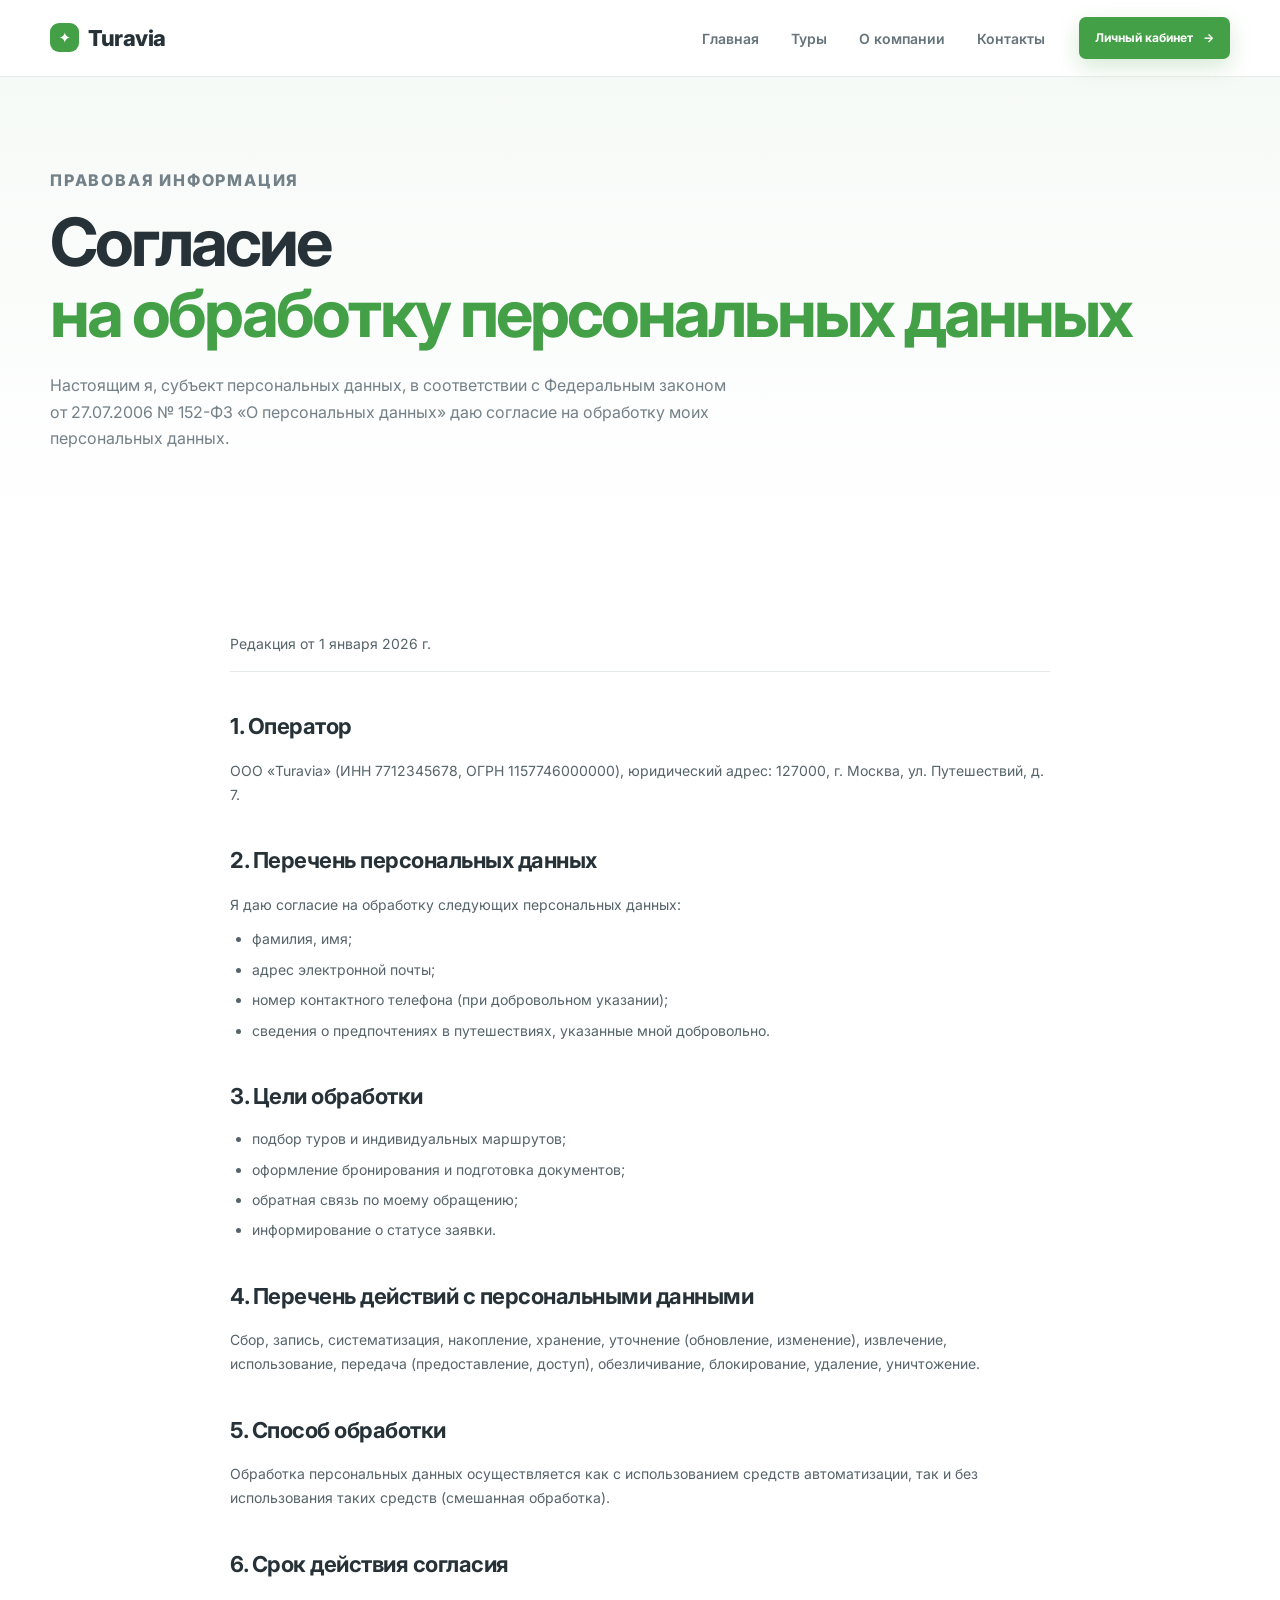
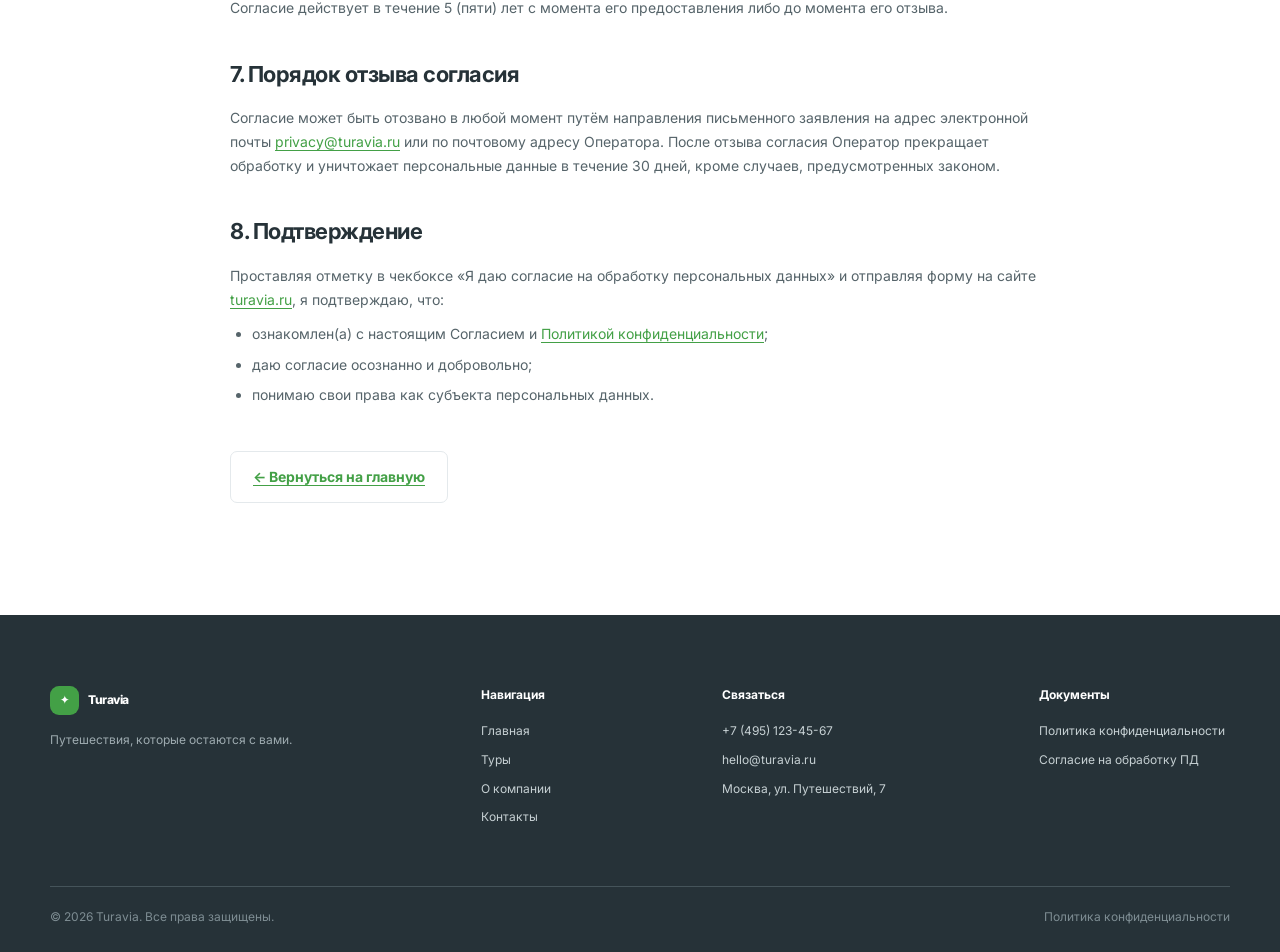
<file: consent.html>
<!doctype html>

<html lang="ru">

<head>

    <meta charset="utf-8">

    <meta name="viewport" content="width=device-width, initial-scale=1.0">

    <meta name="description" content="Согласие на обработку персональных данных Turavia в соответствии с ФЗ-152.">

    <title>Согласие на обработку персональных данных — Turavia</title>

    <link rel="preconnect" href="https://fonts.googleapis.com">

    <link rel="preconnect" href="https://fonts.gstatic.com" crossorigin>

    <link href="https://fonts.googleapis.com/css2?family=Inter:wght@400;500;600;700;800&display=swap" rel="stylesheet">

    <link rel="stylesheet" href="styles.css">

</head>

<body>

    <a class="skip-link" href="#main">Перейти к содержимому</a>

    <header class="header">

        <div class="container header__inner">

            <a class="logo" href="index.html" aria-label="Turavia — на главную">

                <span class="logo__mark" aria-hidden="true">✦</span><span>Turavia</span>

            </a>

            <button class="burger" type="button" aria-label="Открыть меню" aria-expanded="false"
                aria-controls="main-nav">

                <span class="burger__line"></span><span class="burger__line"></span><span class="burger__line"></span>

            </button>

            <nav class="nav" id="main-nav" aria-label="Основная навигация">

                <ul class="nav__list">

                    <li><a class="nav__link" href="index.html">Главная</a></li>

                    <li><a class="nav__link" href="tours.html">Туры</a></li>

                    <li><a class="nav__link" href="about.html">О компании</a></li>

                    <li><a class="nav__link" href="contacts.html">Контакты</a></li>

                </ul>

            </nav>

            <button class="button button_theme_primary header__account" type="button" data-modal="account">

                Личный кабинет <span aria-hidden="true">→</span>

            </button>

        </div>

    </header>

    <main id="main">

        <section class="page-hero section">

            <div class="container">

                <p class="eyebrow">Правовая информация</p>

                <h1>Согласие<br><span>на обработку персональных данных</span></h1>

                <p>Настоящим я, субъект персональных данных, в соответствии с Федеральным законом от 27.07.2006 № 152-ФЗ
                    «О персональных данных» даю согласие на обработку моих персональных данных.</p>

            </div>

        </section>

        <section class="section">

            <div class="container legal">

                <p class="legal__meta">Редакция от 1 января 2026 г.</p>

                <h2>1. Оператор</h2>

                <p>ООО «Turavia» (ИНН 7712345678, ОГРН 1157746000000), юридический адрес: 127000, г. Москва, ул.
                    Путешествий, д. 7.</p>

                <h2>2. Перечень персональных данных</h2>

                <p>Я даю согласие на обработку следующих персональных данных:</p>

                <ul class="legal__list">

                    <li>фамилия, имя;</li>

                    <li>адрес электронной почты;</li>

                    <li>номер контактного телефона (при добровольном указании);</li>

                    <li>сведения о предпочтениях в путешествиях, указанные мной добровольно.</li>

                </ul>

                <h2>3. Цели обработки</h2>

                <ul class="legal__list">

                    <li>подбор туров и индивидуальных маршрутов;</li>

                    <li>оформление бронирования и подготовка документов;</li>

                    <li>обратная связь по моему обращению;</li>

                    <li>информирование о статусе заявки.</li>

                </ul>

                <h2>4. Перечень действий с персональными данными</h2>

                <p>Сбор, запись, систематизация, накопление, хранение, уточнение (обновление, изменение), извлечение,
                    использование, передача (предоставление, доступ), обезличивание, блокирование, удаление,
                    уничтожение.</p>

                <h2>5. Способ обработки</h2>

                <p>Обработка персональных данных осуществляется как с использованием средств автоматизации, так и без
                    использования таких средств (смешанная обработка).</p>

                <h2>6. Срок действия согласия</h2>

                <p>Согласие действует в течение 5 (пяти) лет с момента его предоставления либо до момента его отзыва.
                </p>

                <h2>7. Порядок отзыва согласия</h2>

                <p>Согласие может быть отозвано в любой момент путём направления письменного заявления на адрес
                    электронной почты <a href="mailto:privacy@turavia.ru">privacy@turavia.ru</a> или по почтовому адресу
                    Оператора. После отзыва согласия Оператор прекращает обработку и уничтожает персональные данные в
                    течение 30 дней, кроме случаев, предусмотренных законом.</p>

                <h2>8. Подтверждение</h2>

                <p>Проставляя отметку в чекбоксе «Я даю согласие на обработку персональных данных» и отправляя форму на
                    сайте <a href="index.html">turavia.ru</a>, я подтверждаю, что:</p>

                <ul class="legal__list">

                    <li>ознакомлен(а) с настоящим Согласием и <a href="privacy.html">Политикой конфиденциальности</a>;
                    </li>

                    <li>даю согласие осознанно и добровольно;</li>

                    <li>понимаю свои права как субъекта персональных данных.</li>

                </ul>

                <p class="legal__back">

                    <a class="button button_theme_ghost" href="index.html">← Вернуться на главную</a>

                </p>

            </div>

        </section>

    </main>

    <footer class="footer">

        <div class="container footer__grid">

            <div>

                <a class="logo logo_footer" href="index.html">

                    <span class="logo__mark" aria-hidden="true">✦</span><span>Turavia</span>

                </a>

                <p>Путешествия, которые остаются с вами.</p>

            </div>

            <div>

                <h3>Навигация</h3>

                <a href="index.html">Главная</a>

                <a href="tours.html">Туры</a>

                <a href="about.html">О компании</a>

                <a href="contacts.html">Контакты</a>

            </div>

            <div>

                <h3>Связаться</h3>

                <a href="tel:+74951234567">+7 (495) 123-45-67</a>

                <a href="mailto:hello@turavia.ru">hello@turavia.ru</a>

                <span>Москва, ул. Путешествий, 7</span>

            </div>

            <div>

                <h3>Документы</h3>

                <a href="privacy.html">Политика конфиденциальности</a>

                <a href="consent.html">Согласие на обработку ПД</a>

            </div>

        </div>

        <div class="container footer__bottom">

            <span>© 2026 Turavia. Все права защищены.</span>

            <a href="privacy.html">Политика конфиденциальности</a>

        </div>

    </footer>

    <script src="script.js" defer></script>

</body>

</html>
</file>
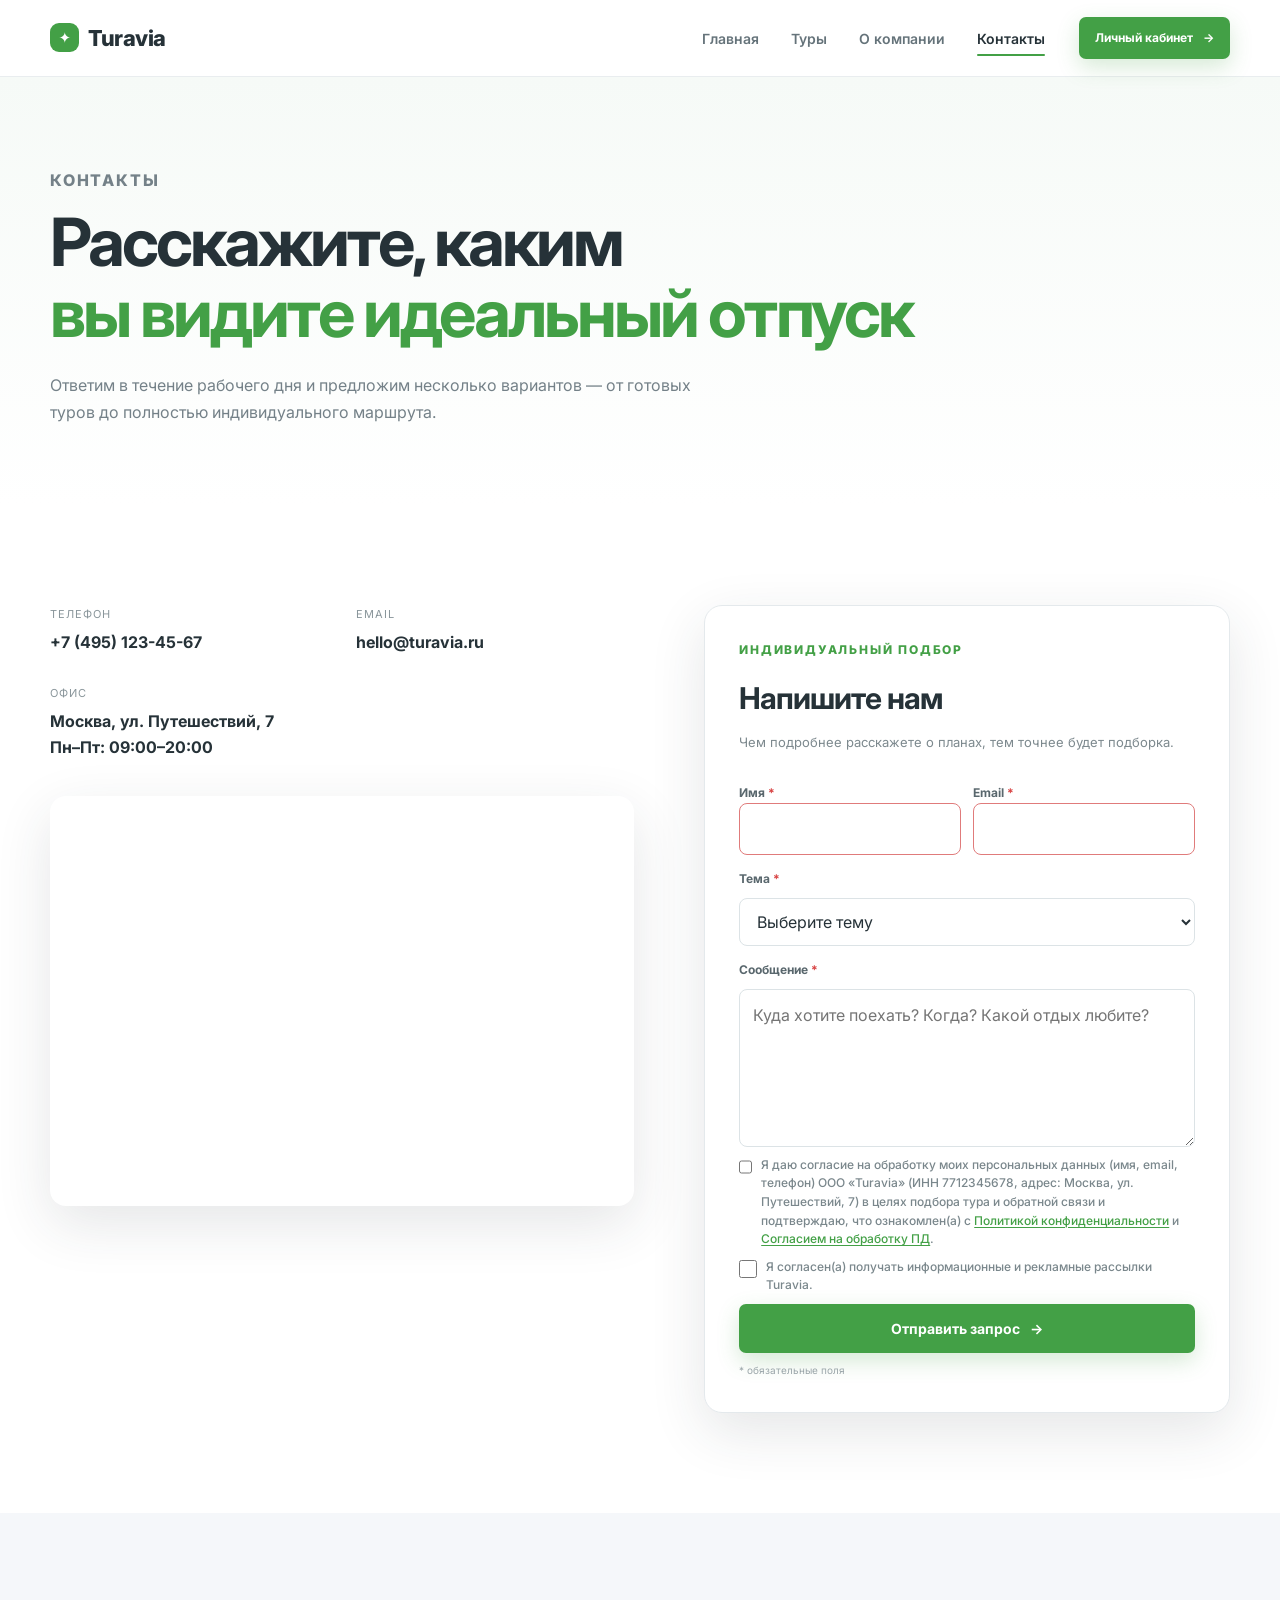
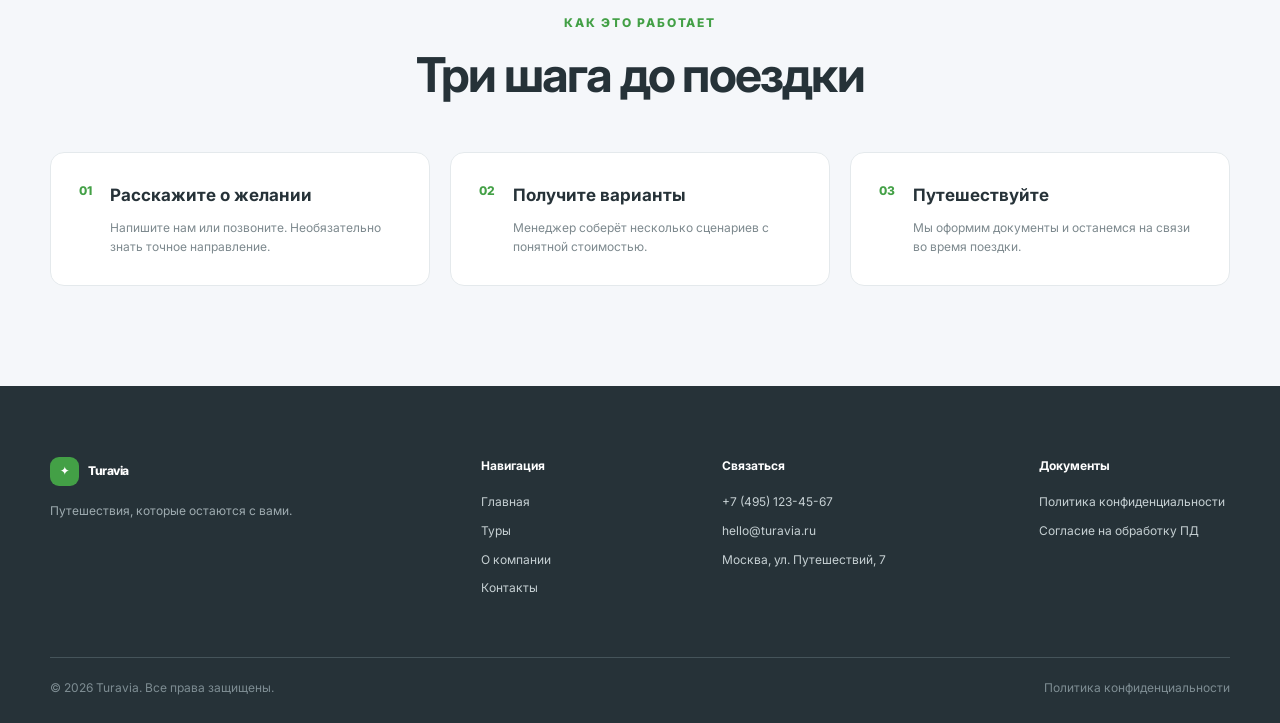
<file: contacts.html>
<!doctype html>

<html lang="ru">

<head>

    <meta charset="utf-8">

    <meta name="viewport" content="width=device-width, initial-scale=1.0">

    <meta name="description" content="Контакты Turavia и форма для индивидуального подбора путешествия.">

    <title>Контакты — Turavia</title>

    <link rel="preconnect" href="https://fonts.googleapis.com">

    <link rel="preconnect" href="https://fonts.gstatic.com" crossorigin>

    <link href="https://fonts.googleapis.com/css2?family=Inter:wght@400;500;600;700;800&display=swap" rel="stylesheet">

    <link rel="stylesheet" href="styles.css">

</head>

<body>

    <a class="skip-link" href="#main">Перейти к содержимому</a>

    <header class="header">

        <div class="container header__inner">

            <a class="logo" href="index.html" aria-label="Turavia — на главную">

                <span class="logo__mark" aria-hidden="true">✦</span><span>Turavia</span>

            </a>

            <button class="burger" type="button" aria-label="Открыть меню" aria-expanded="false"
                aria-controls="main-nav">

                <span class="burger__line"></span>

                <span class="burger__line"></span>

                <span class="burger__line"></span>

            </button>

            <nav class="nav" id="main-nav" aria-label="Основная навигация">

                <ul class="nav__list">

                    <li><a class="nav__link" href="index.html">Главная</a></li>

                    <li><a class="nav__link" href="tours.html">Туры</a></li>

                    <li><a class="nav__link" href="about.html">О компании</a></li>

                    <li><a class="nav__link nav__link_active" href="contacts.html">Контакты</a></li>

                </ul>

            </nav>

            <button class="button button_theme_primary header__account" type="button" data-modal="account">

                Личный кабинет <span aria-hidden="true">→</span>

            </button>

        </div>

    </header>

    <main id="main">

        <section class="page-hero section">

            <div class="container">

                <p class="eyebrow">Контакты</p>

                <h1>Расскажите, каким<br><span>вы видите идеальный отпуск</span></h1>

                <p>Ответим в течение рабочего дня и предложим несколько вариантов — от готовых туров до полностью
                    индивидуального маршрута.</p>

            </div>

        </section>

        <section class="section">

            <div class="container contact-grid">

                <div>

                    <div class="contact-info">

                        <div><span>Телефон</span><a href="tel:+74951234567">+7 (495) 123-45-67</a></div>

                        <div><span>Email</span><a href="mailto:hello@turavia.ru">hello@turavia.ru</a></div>

                        <div>

                            <span>Офис</span>

                            <address>Москва, ул. Путешествий, 7<br>Пн–Пт: 09:00–20:00</address>

                        </div>

                    </div>

                    <div class="map-wrap">

                        <iframe title="Офис Turavia на карте"
                            src="https://www.openstreetmap.org/export/embed.html?bbox=37.600%2C55.745%2C37.635%2C55.765&amp;layer=mapnik&amp;marker=55.7558%2C37.6173"
                            loading="lazy"></iframe>

                    </div>

                </div>

                <div class="form-card">

                    <p class="eyebrow">Индивидуальный подбор</p>

                    <h2>Напишите нам</h2>

                    <p class="form-card__intro">Чем подробнее расскажете о планах, тем точнее будет подборка.</p>

                    <form class="form" id="feedback-form" action="/feedback" method="post">

                        <div class="form__row">

                            <div>

                                <label class="form__label form__label_required" for="contact-name">Имя</label>

                                <input id="contact-name" type="text" name="name" required autocomplete="name">

                            </div>

                            <div>

                                <label class="form__label form__label_required" for="contact-email">Email</label>

                                <input id="contact-email" type="email" name="email" required autocomplete="email">

                            </div>

                        </div>

                        <label class="form__label form__label_required" for="subject">Тема</label>

                        <select id="subject" name="subject" required>

                            <option value="">Выберите тему</option>

                            <option>Подбор тура</option>

                            <option>Индивидуальный маршрут</option>

                            <option>Изменение бронирования</option>

                            <option>Другой вопрос</option>

                        </select>

                        <label class="form__label form__label_required" for="message">Сообщение</label>

                        <textarea id="message" name="message" rows="5" required
                            placeholder="Куда хотите поехать? Когда? Какой отдых любите?"></textarea>

                        <label class="checkbox">

                            <input type="checkbox" name="privacy" required>

                            <span class="checkbox__text">

                                Я даю согласие на обработку моих персональных данных

                                (имя, email, телефон) ООО «Turavia» (ИНН 7712345678,

                                адрес: Москва, ул. Путешествий, 7) в целях подбора тура и обратной связи

                                и подтверждаю, что ознакомлен(а) с

                                <a href="privacy.html" target="_blank" rel="noopener">Политикой конфиденциальности</a>

                                и

                                <a href="consent.html" target="_blank" rel="noopener">Согласием на обработку ПД</a>.

                            </span>

                        </label>

                        <label class="checkbox">

                            <input type="checkbox" name="newsletter">

                            <span class="checkbox__text">

                                Я согласен(а) получать информационные и рекламные рассылки Turavia.

                            </span>

                        </label>

                        <button class="button button_theme_primary button_wide" type="submit">

                            Отправить запрос <span aria-hidden="true">→</span>

                        </button>

                        <p class="form-note">* обязательные поля</p>

                    </form>

                </div>

            </div>

        </section>

        <section class="section section_soft">

            <div class="container">

                <div class="section-head section-head_center">

                    <p class="eyebrow">Как это работает</p>

                    <h2>Три шага до поездки</h2>

                </div>

                <ol class="steps">

                    <li>

                        <span>01</span>

                        <div>

                            <h3>Расскажите о желании</h3>

                            <p>Напишите нам или позвоните. Необязательно знать точное направление.</p>

                        </div>

                    </li>

                    <li>

                        <span>02</span>

                        <div>

                            <h3>Получите варианты</h3>

                            <p>Менеджер соберёт несколько сценариев с понятной стоимостью.</p>

                        </div>

                    </li>

                    <li>

                        <span>03</span>

                        <div>

                            <h3>Путешествуйте</h3>

                            <p>Мы оформим документы и останемся на связи во время поездки.</p>

                        </div>

                    </li>

                </ol>

            </div>

        </section>

    </main>

    <footer class="footer">

        <div class="container footer__grid">

            <div>

                <a class="logo logo_footer" href="index.html">

                    <span class="logo__mark" aria-hidden="true">✦</span><span>Turavia</span>

                </a>

                <p>Путешествия, которые остаются с вами.</p>

            </div>

            <div>

                <h3>Навигация</h3>

                <a href="index.html">Главная</a>

                <a href="tours.html">Туры</a>

                <a href="about.html">О компании</a>

                <a href="contacts.html">Контакты</a>

            </div>

            <div>

                <h3>Связаться</h3>

                <a href="tel:+74951234567">+7 (495) 123-45-67</a>

                <a href="mailto:hello@turavia.ru">hello@turavia.ru</a>

                <span>Москва, ул. Путешествий, 7</span>

            </div>

            <div>

                <h3>Документы</h3>

                <a href="privacy.html">Политика конфиденциальности</a>

                <a href="consent.html">Согласие на обработку ПД</a>

            </div>

        </div>

        <div class="container footer__bottom">

            <span>© 2026 Turavia. Все права защищены.</span>

            <a href="privacy.html">Политика конфиденциальности</a>

        </div>

    </footer>

    <div class="modal" id="account-modal" aria-hidden="true" role="dialog" aria-modal="true"
        aria-labelledby="account-title">

        <div class="modal__backdrop" data-close-modal></div>

        <div class="modal__panel">

            <button class="modal__close" type="button" aria-label="Закрыть" data-close-modal>×</button>

            <p class="eyebrow">Turavia</p>

            <h2 id="account-title">Личный кабинет</h2>

            <div class="tabs" role="tablist">

                <button class="tabs__button tabs__button_active" type="button" role="tab" aria-selected="true"
                    data-tab="login">Войти</button>

                <button class="tabs__button" type="button" role="tab" aria-selected="false"
                    data-tab="register">Регистрация</button>

            </div>

            <form class="form account-form" id="login-form" data-panel="login" action="/login" method="post">

                <label class="form__label form__label_required" for="login-email">Email</label>

                <input id="login-email" type="email" name="email" autocomplete="username" required>

                <label class="form__label form__label_required" for="login-password">Пароль</label>

                <input id="login-password" type="password" name="password" autocomplete="current-password" required
                    minlength="8">

                <label class="checkbox"><input type="checkbox" name="remember"><span>Запомнить меня</span></label>

                <button class="button button_theme_primary button_wide" type="submit">Войти</button>

            </form>

            <form class="form account-form is-hidden" id="register-form" data-panel="register" action="/register"
                method="post">

                <label class="form__label form__label_required" for="reg-name">Имя пользователя</label>

                <input id="reg-name" type="text" name="username" minlength="3" required autocomplete="name">

                <label class="form__label form__label_required" for="reg-email">Email</label>

                <input id="reg-email" type="email" name="email" autocomplete="email" required>

                <label class="form__label form__label_required" for="reg-password">Пароль</label>

                <input id="reg-password" type="password" name="password" minlength="8" autocomplete="new-password"
                    required>

                <label class="form__label form__label_required" for="reg-confirm">Подтверждение пароля</label>

                <input id="reg-confirm" type="password" name="password_confirm" minlength="8"
                    autocomplete="new-password" required>

                <label class="checkbox"><input type="checkbox" name="terms" required><span>Я принимаю условия обработки
                        данных</span></label>

                <button class="button button_theme_primary button_wide" type="submit">Создать аккаунт</button>

            </form>

        </div>

    </div>

    <script src="script.js" defer></script>

</body>

</html>
</file>
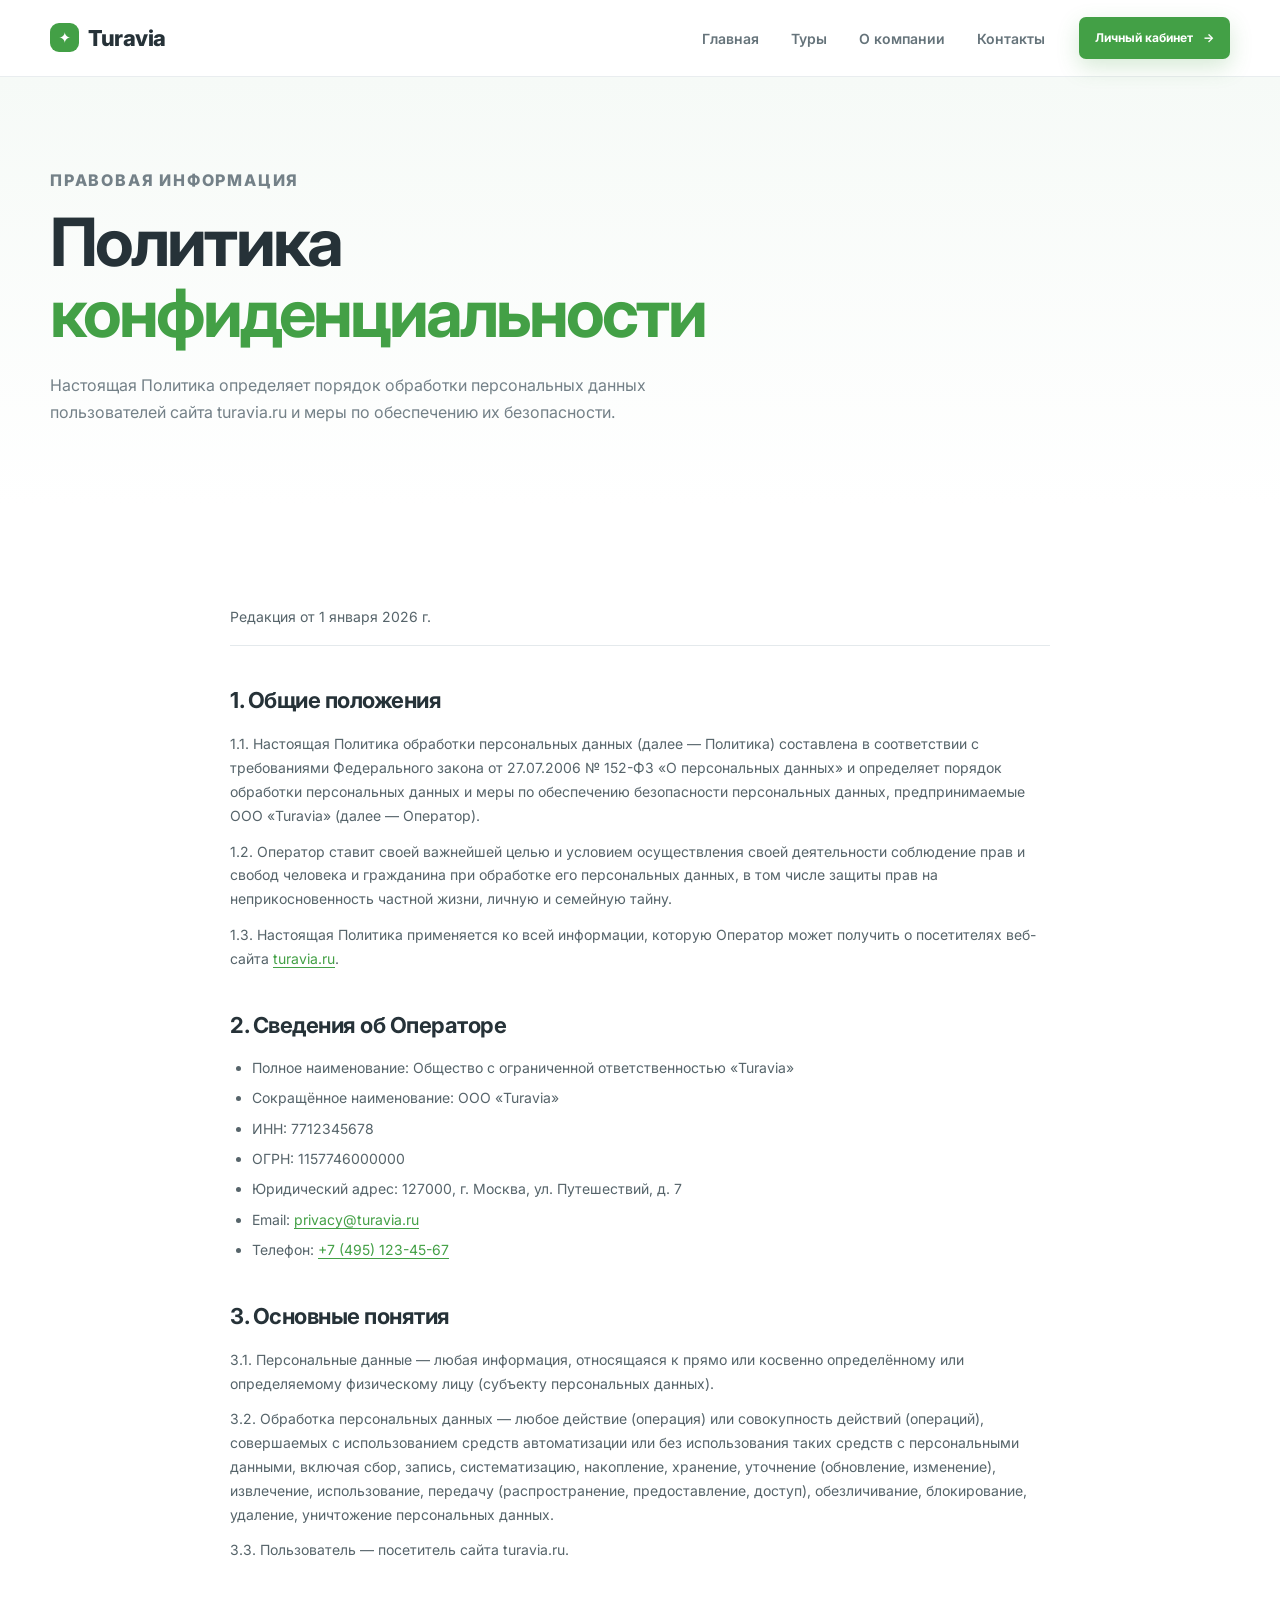
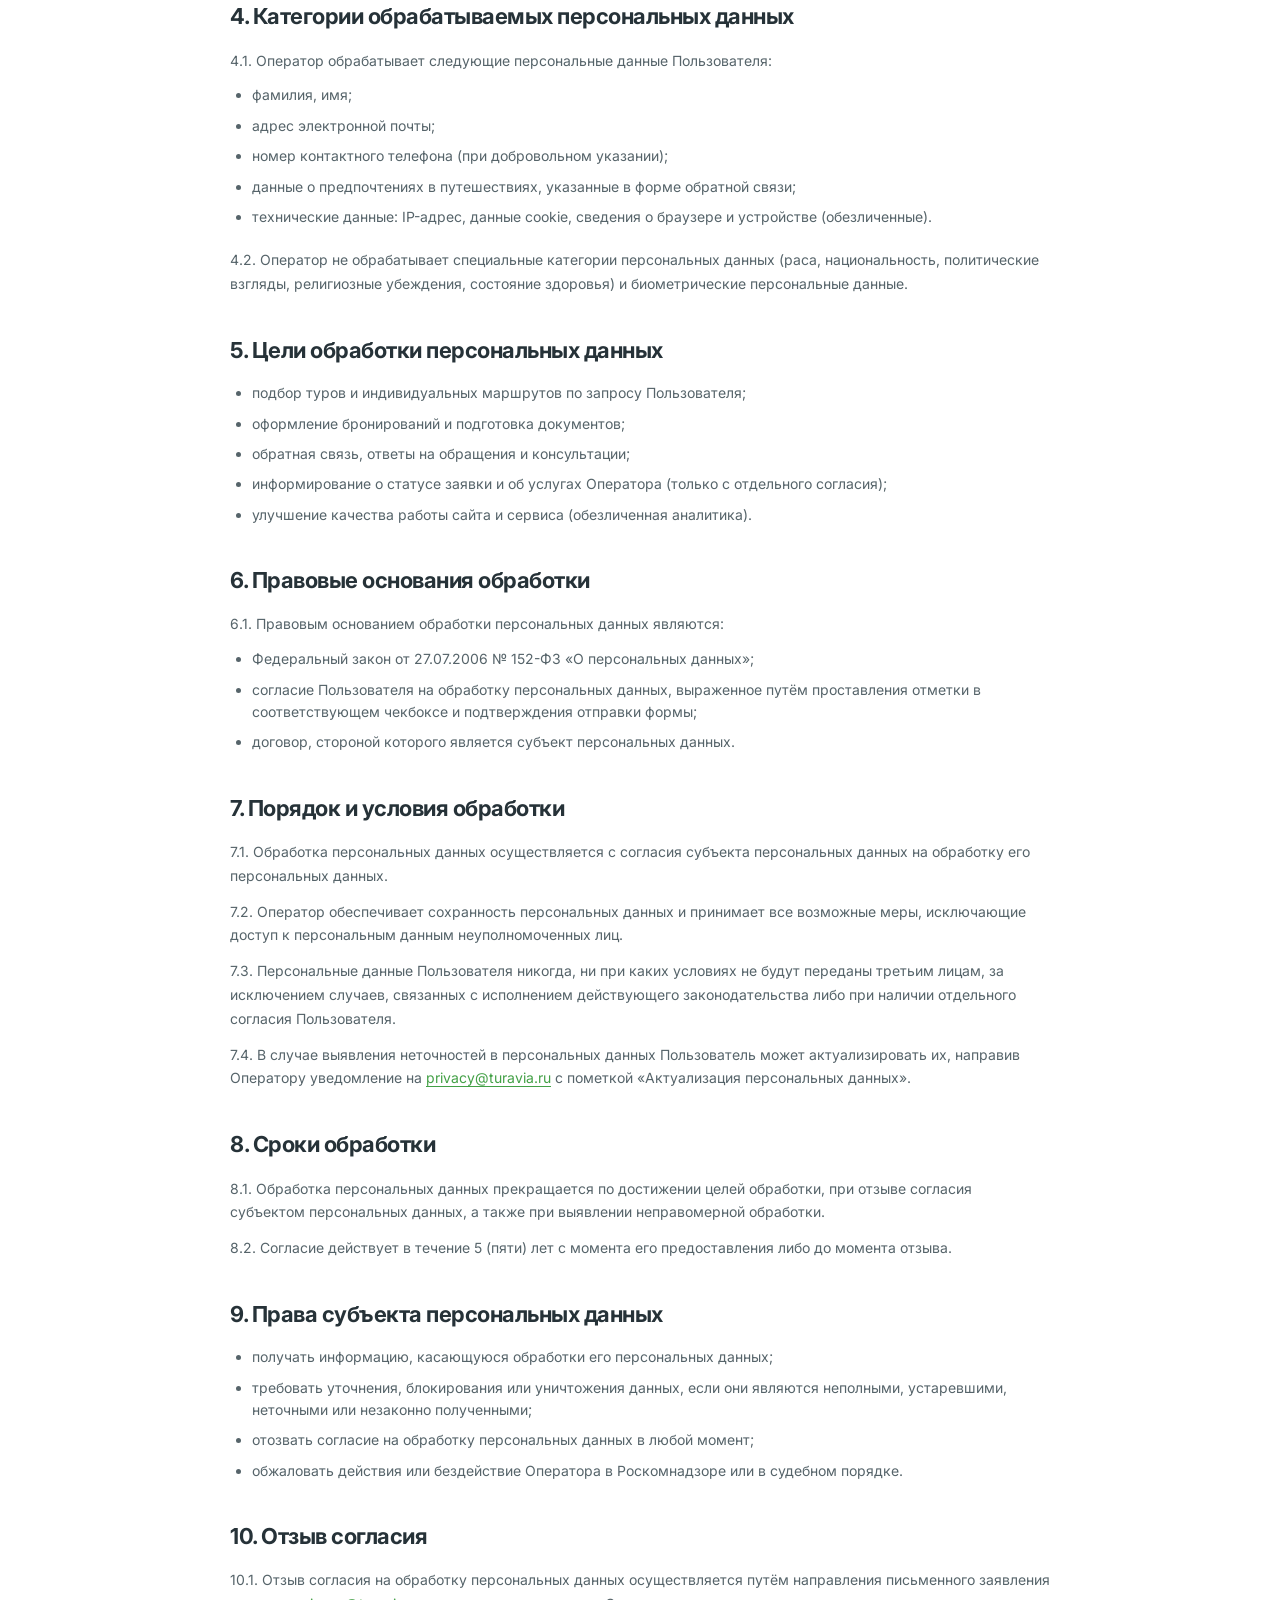
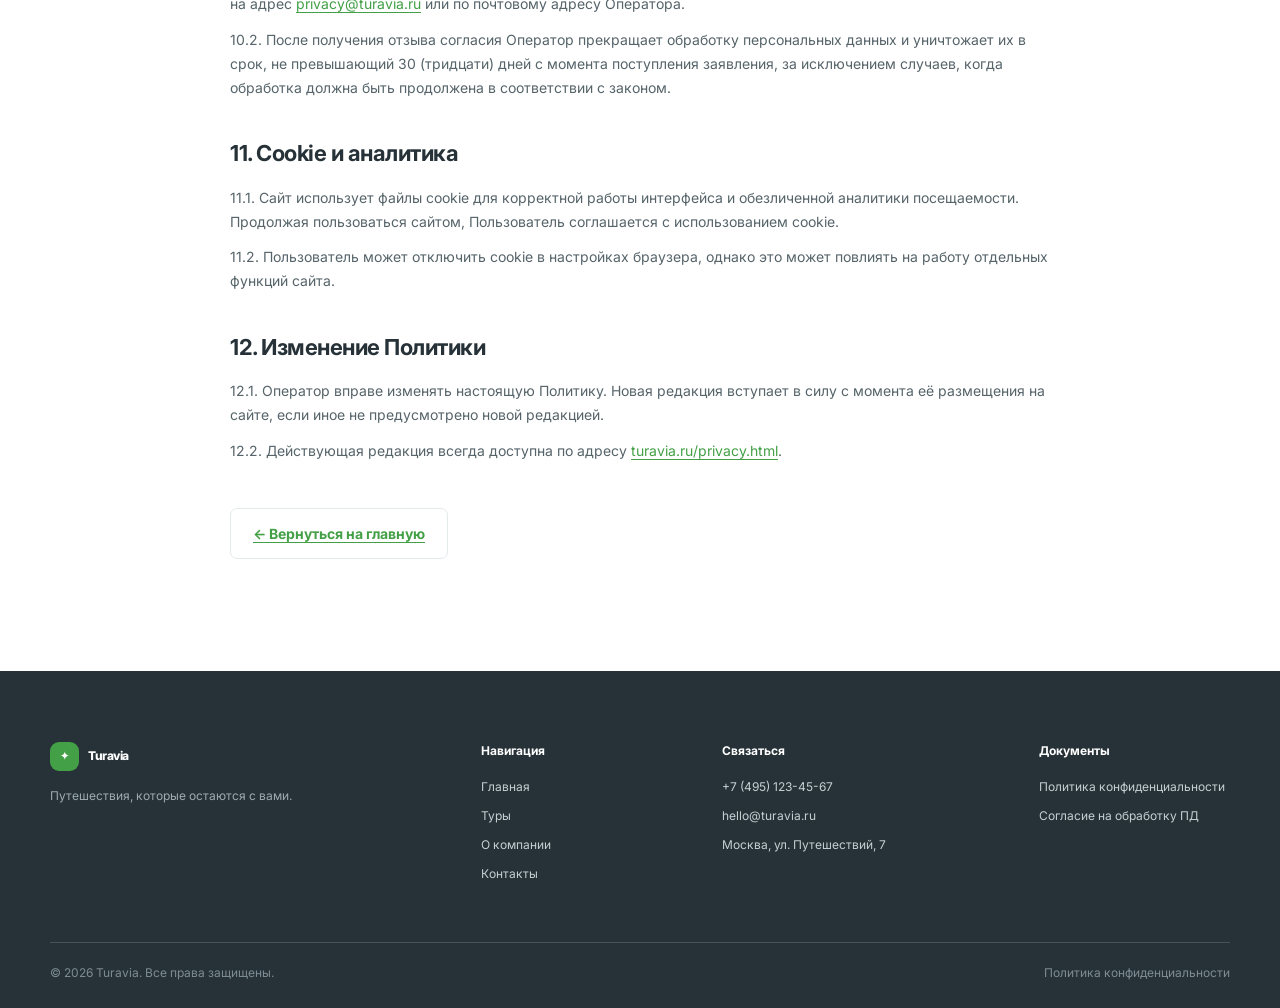
<file: privacy.html>
<!doctype html>

<html lang="ru">

<head>

    <meta charset="utf-8">

    <meta name="viewport" content="width=device-width, initial-scale=1.0">

    <meta name="description"
        content="Политика конфиденциальности Turavia: обработка персональных данных в соответствии с ФЗ-152.">

    <title>Политика конфиденциальности — Turavia</title>

    <link rel="preconnect" href="https://fonts.googleapis.com">

    <link rel="preconnect" href="https://fonts.gstatic.com" crossorigin>

    <link href="https://fonts.googleapis.com/css2?family=Inter:wght@400;500;600;700;800&display=swap" rel="stylesheet">

    <link rel="stylesheet" href="styles.css">

</head>

<body>

    <a class="skip-link" href="#main">Перейти к содержимому</a>

    <header class="header">

        <div class="container header__inner">

            <a class="logo" href="index.html" aria-label="Turavia — на главную">

                <span class="logo__mark" aria-hidden="true">✦</span><span>Turavia</span>

            </a>

            <button class="burger" type="button" aria-label="Открыть меню" aria-expanded="false"
                aria-controls="main-nav">

                <span class="burger__line"></span><span class="burger__line"></span><span class="burger__line"></span>

            </button>

            <nav class="nav" id="main-nav" aria-label="Основная навигация">

                <ul class="nav__list">

                    <li><a class="nav__link" href="index.html">Главная</a></li>

                    <li><a class="nav__link" href="tours.html">Туры</a></li>

                    <li><a class="nav__link" href="about.html">О компании</a></li>

                    <li><a class="nav__link" href="contacts.html">Контакты</a></li>

                </ul>

            </nav>

            <button class="button button_theme_primary header__account" type="button" data-modal="account">

                Личный кабинет <span aria-hidden="true">→</span>

            </button>

        </div>

    </header>

    <main id="main">

        <section class="page-hero section">

            <div class="container">

                <p class="eyebrow">Правовая информация</p>

                <h1>Политика<br><span>конфиденциальности</span></h1>

                <p>Настоящая Политика определяет порядок обработки персональных данных пользователей сайта turavia.ru и
                    меры по обеспечению их безопасности.</p>

            </div>

        </section>

        <section class="section">

            <div class="container legal">

                <p class="legal__meta">Редакция от 1 января 2026 г.</p>

                <h2>1. Общие положения</h2>

                <p>1.1. Настоящая Политика обработки персональных данных (далее — Политика) составлена в соответствии с
                    требованиями Федерального закона от 27.07.2006 № 152-ФЗ «О персональных данных» и определяет порядок
                    обработки персональных данных и меры по обеспечению безопасности персональных данных,
                    предпринимаемые ООО «Turavia» (далее — Оператор).</p>

                <p>1.2. Оператор ставит своей важнейшей целью и условием осуществления своей деятельности соблюдение
                    прав и свобод человека и гражданина при обработке его персональных данных, в том числе защиты прав
                    на неприкосновенность частной жизни, личную и семейную тайну.</p>

                <p>1.3. Настоящая Политика применяется ко всей информации, которую Оператор может получить о посетителях
                    веб-сайта <a href="index.html">turavia.ru</a>.</p>

                <h2>2. Сведения об Операторе</h2>

                <ul class="legal__list">

                    <li>Полное наименование: Общество с ограниченной ответственностью «Turavia»</li>

                    <li>Сокращённое наименование: ООО «Turavia»</li>

                    <li>ИНН: 7712345678</li>

                    <li>ОГРН: 1157746000000</li>

                    <li>Юридический адрес: 127000, г. Москва, ул. Путешествий, д. 7</li>

                    <li>Email: <a href="mailto:privacy@turavia.ru">privacy@turavia.ru</a></li>

                    <li>Телефон: <a href="tel:+74951234567">+7 (495) 123-45-67</a></li>

                </ul>

                <h2>3. Основные понятия</h2>

                <p>3.1. Персональные данные — любая информация, относящаяся к прямо или косвенно определённому или
                    определяемому физическому лицу (субъекту персональных данных).</p>

                <p>3.2. Обработка персональных данных — любое действие (операция) или совокупность действий (операций),
                    совершаемых с использованием средств автоматизации или без использования таких средств с
                    персональными данными, включая сбор, запись, систематизацию, накопление, хранение, уточнение
                    (обновление, изменение), извлечение, использование, передачу (распространение, предоставление,
                    доступ), обезличивание, блокирование, удаление, уничтожение персональных данных.</p>

                <p>3.3. Пользователь — посетитель сайта turavia.ru.</p>

                <h2>4. Категории обрабатываемых персональных данных</h2>

                <p>4.1. Оператор обрабатывает следующие персональные данные Пользователя:</p>

                <ul class="legal__list">

                    <li>фамилия, имя;</li>

                    <li>адрес электронной почты;</li>

                    <li>номер контактного телефона (при добровольном указании);</li>

                    <li>данные о предпочтениях в путешествиях, указанные в форме обратной связи;</li>

                    <li>технические данные: IP-адрес, данные cookie, сведения о браузере и устройстве (обезличенные).
                    </li>

                </ul>

                <p>4.2. Оператор не обрабатывает специальные категории персональных данных (раса, национальность,
                    политические взгляды, религиозные убеждения, состояние здоровья) и биометрические персональные
                    данные.</p>

                <h2>5. Цели обработки персональных данных</h2>

                <ul class="legal__list">

                    <li>подбор туров и индивидуальных маршрутов по запросу Пользователя;</li>

                    <li>оформление бронирований и подготовка документов;</li>

                    <li>обратная связь, ответы на обращения и консультации;</li>

                    <li>информирование о статусе заявки и об услугах Оператора (только с отдельного согласия);</li>

                    <li>улучшение качества работы сайта и сервиса (обезличенная аналитика).</li>

                </ul>

                <h2>6. Правовые основания обработки</h2>

                <p>6.1. Правовым основанием обработки персональных данных являются:</p>

                <ul class="legal__list">

                    <li>Федеральный закон от 27.07.2006 № 152-ФЗ «О персональных данных»;</li>

                    <li>согласие Пользователя на обработку персональных данных, выраженное путём проставления отметки в
                        соответствующем чекбоксе и подтверждения отправки формы;</li>

                    <li>договор, стороной которого является субъект персональных данных.</li>

                </ul>

                <h2>7. Порядок и условия обработки</h2>

                <p>7.1. Обработка персональных данных осуществляется с согласия субъекта персональных данных на
                    обработку его персональных данных.</p>

                <p>7.2. Оператор обеспечивает сохранность персональных данных и принимает все возможные меры,
                    исключающие доступ к персональным данным неуполномоченных лиц.</p>

                <p>7.3. Персональные данные Пользователя никогда, ни при каких условиях не будут переданы третьим лицам,
                    за исключением случаев, связанных с исполнением действующего законодательства либо при наличии
                    отдельного согласия Пользователя.</p>

                <p>7.4. В случае выявления неточностей в персональных данных Пользователь может актуализировать их,
                    направив Оператору уведомление на <a href="mailto:privacy@turavia.ru">privacy@turavia.ru</a> с
                    пометкой «Актуализация персональных данных».</p>

                <h2>8. Сроки обработки</h2>

                <p>8.1. Обработка персональных данных прекращается по достижении целей обработки, при отзыве согласия
                    субъектом персональных данных, а также при выявлении неправомерной обработки.</p>

                <p>8.2. Согласие действует в течение 5 (пяти) лет с момента его предоставления либо до момента отзыва.
                </p>

                <h2>9. Права субъекта персональных данных</h2>

                <ul class="legal__list">

                    <li>получать информацию, касающуюся обработки его персональных данных;</li>

                    <li>требовать уточнения, блокирования или уничтожения данных, если они являются неполными,
                        устаревшими, неточными или незаконно полученными;</li>

                    <li>отозвать согласие на обработку персональных данных в любой момент;</li>

                    <li>обжаловать действия или бездействие Оператора в Роскомнадзоре или в судебном порядке.</li>

                </ul>

                <h2>10. Отзыв согласия</h2>

                <p>10.1. Отзыв согласия на обработку персональных данных осуществляется путём направления письменного
                    заявления на адрес <a href="mailto:privacy@turavia.ru">privacy@turavia.ru</a> или по почтовому
                    адресу Оператора.</p>

                <p>10.2. После получения отзыва согласия Оператор прекращает обработку персональных данных и уничтожает
                    их в срок, не превышающий 30 (тридцати) дней с момента поступления заявления, за исключением
                    случаев, когда обработка должна быть продолжена в соответствии с законом.</p>

                <h2>11. Cookie и аналитика</h2>

                <p>11.1. Сайт использует файлы cookie для корректной работы интерфейса и обезличенной аналитики
                    посещаемости. Продолжая пользоваться сайтом, Пользователь соглашается с использованием cookie.</p>

                <p>11.2. Пользователь может отключить cookie в настройках браузера, однако это может повлиять на работу
                    отдельных функций сайта.</p>

                <h2>12. Изменение Политики</h2>

                <p>12.1. Оператор вправе изменять настоящую Политику. Новая редакция вступает в силу с момента её
                    размещения на сайте, если иное не предусмотрено новой редакцией.</p>

                <p>12.2. Действующая редакция всегда доступна по адресу <a
                        href="privacy.html">turavia.ru/privacy.html</a>.</p>

                <p class="legal__back">

                    <a class="button button_theme_ghost" href="index.html">← Вернуться на главную</a>

                </p>

            </div>

        </section>

    </main>

    <footer class="footer">

        <div class="container footer__grid">

            <div>

                <a class="logo logo_footer" href="index.html">

                    <span class="logo__mark" aria-hidden="true">✦</span><span>Turavia</span>

                </a>

                <p>Путешествия, которые остаются с вами.</p>

            </div>

            <div>

                <h3>Навигация</h3>

                <a href="index.html">Главная</a>

                <a href="tours.html">Туры</a>

                <a href="about.html">О компании</a>

                <a href="contacts.html">Контакты</a>

            </div>

            <div>

                <h3>Связаться</h3>

                <a href="tel:+74951234567">+7 (495) 123-45-67</a>

                <a href="mailto:hello@turavia.ru">hello@turavia.ru</a>

                <span>Москва, ул. Путешествий, 7</span>

            </div>

            <div>

                <h3>Документы</h3>

                <a href="privacy.html">Политика конфиденциальности</a>

                <a href="consent.html">Согласие на обработку ПД</a>

            </div>

        </div>

        <div class="container footer__bottom">

            <span>© 2026 Turavia. Все права защищены.</span>

            <a href="privacy.html">Политика конфиденциальности</a>

        </div>

    </footer>

    <script src="script.js" defer></script>

</body>

</html>
</file>
<file: styles.css>
:root {

    --primary: #43a046;

    --primary-dark: #2e7d32;

    --primary-soft: #e8f5e9;

    --secondary: #263238;

    --text: #37474f;

    --muted: #718096;

    --line: #e4e9ec;

    --soft: #f5f7fa;

    --white: #fff;

    --danger: #d84343;

    --shadow: 0 18px 55px rgba(38, 50, 56, .12);

    --radius: 18px;

    --container: 1180px;

}

* {
    box-sizing: border-box;
    margin: 0;
    padding: 0
}

html {
    scroll-behavior: smooth
}

body {
    font-family: Inter, system-ui, sans-serif;
    color: var(--text);
    background: #fff;
    line-height: 1.65;
    overflow-x: hidden
}

body.modal-open {
    overflow: hidden
}

img {
    max-width: 100%;
    height: auto;
    display: block
}

a {
    color: inherit;
    text-decoration: none
}

button,
input,
select,
textarea {
    font: inherit
}

button {
    cursor: pointer
}

ul,
ol {
    list-style: none
}

.container {
    width: min(100% - 40px, var(--container));
    margin-inline: auto
}

.section {
    padding: 100px 0
}

.section_soft {
    background: var(--soft)
}

.section_compact {
    padding: 55px 0
}

.visually-hidden {
    position: absolute !important;
    width: 1px;
    height: 1px;
    padding: 0;
    margin: -1px;
    overflow: hidden;
    clip: rect(0, 0, 0, 0);
    white-space: nowrap;
    border: 0
}

.skip-link {
    position: fixed;
    left: 16px;
    top: -100px;
    background: var(--secondary);
    color: #fff;
    padding: 10px 16px;
    border-radius: 8px;
    z-index: 1000
}

.skip-link:focus {
    top: 16px
}

/* ===== HEADER ===== */

.header {
    position: sticky;
    top: 0;
    z-index: 50;
    background: rgba(255, 255, 255, .94);
    backdrop-filter: blur(16px);
    border-bottom: 1px solid rgba(228, 233, 236, .8)
}

.header__inner {
    min-height: 76px;
    display: flex;
    align-items: center;
    gap: 34px
}

.logo {
    display: inline-flex;
    align-items: center;
    gap: 9px;
    font-weight: 800;
    font-size: 22px;
    color: var(--secondary);
    letter-spacing: -.5px
}

.logo__mark {
    display: grid;
    place-items: center;
    width: 29px;
    height: 29px;
    background: var(--primary);
    color: #fff;
    border-radius: 9px;
    font-size: 15px
}

.nav {
    margin-left: auto
}

.nav__list {
    display: flex;
    align-items: center;
    gap: 32px
}

.nav__link {
    font-size: 14px;
    font-weight: 600;
    color: #65737a;
    position: relative;
    padding: 27px 0
}

.nav__link:hover,
.nav__link_active {
    color: var(--secondary)
}

.nav__link_active::after {
    content: "";
    position: absolute;
    left: 0;
    right: 0;
    bottom: 18px;
    height: 2px;
    background: var(--primary);
    border-radius: 2px
}

/* ===== BUTTON — 6 STATES ===== */

.button {

    display: inline-flex;
    align-items: center;
    justify-content: center;
    gap: 10px;

    border: 0;
    border-radius: 7px;
    padding: 13px 22px;

    font-size: 14px;
    font-weight: 700;
    font-family: inherit;

    cursor: pointer;
    text-align: center;

    transition: background-color .15s ease, color .15s ease, transform .15s ease, box-shadow .15s ease, border-color .15s ease;

}

.button_theme_primary {
    background: var(--primary);
    color: #fff;
    box-shadow: 0 8px 22px rgba(67, 160, 70, .22)
}

.button_theme_primary:hover {
    background: var(--primary-dark)
}

.button_theme_primary:focus-visible {
    outline: 2px solid var(--primary);
    outline-offset: 2px
}

.button_theme_primary:active {
    background: #1e6b21;
    transform: scale(.98)
}

.button_theme_primary:disabled,
.button_theme_primary[aria-disabled="true"] {
    opacity: .5;
    cursor: not-allowed;
    box-shadow: none;
    pointer-events: none
}

.button_theme_ghost {
    background: #fff;
    color: var(--secondary);
    border: 1px solid var(--line)
}

.button_theme_ghost:hover {
    border-color: var(--primary);
    color: var(--primary)
}

.button_theme_ghost:focus-visible {
    outline: 2px solid var(--primary);
    outline-offset: 2px
}

.button_theme_ghost:active {
    transform: scale(.98)
}

.button_theme_ghost:disabled {
    opacity: .5;
    cursor: not-allowed
}

.button_size_s {
    padding: 10px 14px;
    font-size: 12px;
    background: var(--primary-soft);
    color: var(--primary-dark);
    box-shadow: none
}

.button_size_s:hover {
    background: #d6ecd8
}

.button_size_s:focus-visible {
    outline: 2px solid var(--primary);
    outline-offset: 2px
}

.button_size_s:active {
    transform: scale(.98)
}

.button_wide {
    width: 100%
}

.button_loading {
    position: relative;
    color: transparent !important;
    pointer-events: none
}

.button_loading::after {
    content: "";
    position: absolute;
    inset: 0;
    margin: auto;
    width: 18px;
    height: 18px;
    border: 2px solid rgba(255, 255, 255, .5);
    border-top-color: #fff;
    border-radius: 50%;
    animation: spin .7s linear infinite
}

@keyframes spin {
    to {
        transform: rotate(360deg)
    }
}

.header__account {
    padding: 11px 16px;
    font-size: 12px
}

/* ===== BURGER ===== */

.burger {
    display: none;
    background: none;
    border: 0;
    width: 42px;
    height: 42px;
    padding: 8px
}

.burger__line {
    display: block;
    width: 23px;
    height: 2px;
    margin: 5px auto;
    background: var(--secondary);
    transition: transform .25s ease, opacity .25s ease
}

.burger[aria-expanded="true"] .burger__line:nth-child(1) {
    transform: translateY(7px) rotate(45deg)
}

.burger[aria-expanded="true"] .burger__line:nth-child(2) {
    opacity: 0
}

.burger[aria-expanded="true"] .burger__line:nth-child(3) {
    transform: translateY(-7px) rotate(-45deg)
}

/* ===== HERO ===== */

.hero {
    padding: 72px 0 90px;
    background: linear-gradient(180deg, #f8faf9 0%, #fff 100%)
}

.hero__grid {
    display: grid;
    grid-template-columns: 1fr 1.05fr;
    gap: 70px;
    align-items: center
}

.eyebrow,
.section-kicker {
    font-size: 12px;
    text-transform: uppercase;
    letter-spacing: 1.8px;
    font-weight: 800;
    color: var(--primary);
    margin-bottom: 14px
}

.hero h1,
.page-hero h1 {
    font-size: clamp(44px, 5.2vw, 76px);
    line-height: 1.06;
    letter-spacing: -3px;
    color: var(--secondary);
    margin-bottom: 24px
}

.hero h1 span,
.page-hero h1 span {
    color: var(--primary)
}

.hero__text,
.page-hero p {
    max-width: 570px;
    color: #748188;
    font-size: 16px
}

.hero__actions {
    display: flex;
    gap: 12px;
    margin-top: 30px;
    flex-wrap: wrap
}

.hero__trust {
    display: flex;
    gap: 34px;
    margin-top: 46px
}

.hero__trust div {
    display: flex;
    flex-direction: column
}

.hero__trust strong {
    font-size: 20px;
    color: var(--secondary)
}

.hero__trust span {
    font-size: 11px;
    color: #8b969b
}

.hero__visual {
    position: relative
}

.hero__image {
    width: 100%;
    height: 560px;
    object-fit: cover;
    border-radius: 26px;
    box-shadow: var(--shadow)
}

.hero__badge,
.hero__floating {
    position: absolute;
    background: #fff;
    border-radius: 14px;
    box-shadow: 0 16px 40px rgba(38, 50, 56, .15)
}

.hero__badge {
    left: -28px;
    bottom: 36px;
    padding: 15px 18px;
    display: flex;
    gap: 12px;
    align-items: center
}

.hero__badge>span {
    width: 38px;
    height: 38px;
    border-radius: 50%;
    background: var(--primary-soft);
    display: grid;
    place-items: center;
    color: var(--primary)
}

.hero__badge strong,
.hero__badge small {
    display: block
}

.hero__badge strong {
    font-size: 12px
}

.hero__badge small {
    font-size: 11px;
    color: #8a969b
}

.hero__floating {
    right: -20px;
    top: 32px;
    padding: 15px 18px
}

.hero__floating strong,
.hero__floating span {
    display: block
}

.hero__floating strong {
    color: var(--primary);
    font-size: 18px
}

.hero__floating span {
    font-size: 10px;
    color: #7c888d
}

/* ===== PARTNERS ===== */

.partners {
    background: #fff
}

.partners__row {
    display: flex;
    justify-content: space-between;
    align-items: center;
    gap: 25px;
    color: #a0aaae;
    font-weight: 800;
    letter-spacing: 1px;
    font-size: 14px;
    border-top: 1px solid var(--line);
    border-bottom: 1px solid var(--line);
    padding: 26px 0
}

/* ===== HEADINGS ===== */

.section-head {
    display: flex;
    justify-content: space-between;
    gap: 40px;
    align-items: flex-end;
    margin-bottom: 45px
}

.section-head_center {
    text-align: center;
    display: block;
    max-width: 720px;
    margin-inline: auto;
    margin-bottom: 50px
}

.section-head h2,
.split-feature h2,
.cta h2 {
    font-size: clamp(32px, 4vw, 48px);
    line-height: 1.15;
    letter-spacing: -1.8px;
    color: var(--secondary)
}

.section-head>p:last-child {
    max-width: 440px;
    color: #7b878c;
    font-size: 14px
}

/* ===== CARDS ===== */

.category-grid,
.tour-grid,
.article-grid,
.values-grid,
.team-grid {
    display: grid;
    grid-template-columns: repeat(3, 1fr);
    gap: 22px
}

.category-card {
    background: #fff;
    border: 1px solid var(--line);
    padding: 34px 28px;
    border-radius: 15px;
    transition: .25s
}

.category-card:hover,
.tour-card:hover,
.article-card:hover {
    transform: translateY(-5px);
    box-shadow: var(--shadow)
}

.category-card__icon {
    width: 46px;
    height: 46px;
    border-radius: 13px;
    background: var(--primary-soft);
    display: grid;
    place-items: center;
    color: var(--primary);
    font-size: 22px;
    margin-bottom: 22px
}

.category-card h3 {
    font-size: 19px;
    color: var(--secondary);
    margin-bottom: 10px
}

.category-card p {
    font-size: 13px;
    color: #818d92;
    min-height: 66px
}

.category-card a {
    display: inline-flex;
    margin-top: 20px;
    color: var(--primary);
    font-size: 12px;
    font-weight: 800;
    gap: 7px
}

/* ===== SPLIT FEATURE ===== */

.split-feature__grid {
    display: grid;
    grid-template-columns: 1fr 1fr;
    gap: 80px;
    align-items: center
}

.split-feature__image {
    width: 100%;
    min-height: 520px;
    height: 520px;
    object-fit: cover;
    border-radius: 24px;
    box-shadow: var(--shadow)
}

.split-feature__content>p:not(.eyebrow) {
    color: #768388;
    font-size: 15px;
    margin: 18px 0 25px
}

.check-list {
    display: grid;
    gap: 13px;
    margin: 25px 0 30px
}

.check-list li {
    font-size: 13px;
    font-weight: 600;
    color: #56646a;
    padding-left: 30px;
    position: relative
}

.check-list li::before {
    content: "✓";
    position: absolute;
    left: 0;
    top: 0;
    width: 20px;
    height: 20px;
    background: var(--primary-soft);
    color: var(--primary);
    border-radius: 50%;
    display: grid;
    place-items: center;
    font-size: 11px
}

/* ===== STATS ===== */

.stats {
    background: var(--primary);
    color: #fff;
    padding: 52px 0
}

.stats__inner {
    display: grid;
    grid-template-columns: repeat(4, 1fr);
    gap: 30px;
    text-align: center
}

.stats strong,
.stats span {
    display: block
}

.stats strong {
    font-size: 31px;
    letter-spacing: -1px
}

.stats span {
    font-size: 11px;
    opacity: .82
}

/* ===== TESTIMONIAL ===== */

.testimonial {
    display: grid;
    grid-template-columns: 350px 1fr;
    gap: 75px;
    align-items: center
}

.testimonial__photo {
    width: 100%;
    height: 370px;
    object-fit: cover;
    object-position: 30%;
    border-radius: 20px
}

.quote-mark {
    font-size: 80px;
    line-height: .6;
    color: #d8ecd9;
    font-family: Georgia
}

.testimonial blockquote {
    font-size: 24px;
    line-height: 1.45;
    color: var(--secondary);
    font-weight: 600;
    letter-spacing: -.5px;
    margin-bottom: 25px
}

.testimonial__content p strong,
.testimonial__content p span {
    display: block
}

.testimonial__content p strong {
    font-size: 13px
}

.testimonial__content p span {
    font-size: 11px;
    color: #89959a
}

.dots {
    display: flex;
    gap: 6px;
    margin-top: 25px
}

.dots__item {
    width: 7px;
    height: 7px;
    background: #d3dadd;
    border-radius: 50%
}

.dots__item_active {
    background: var(--primary);
    width: 22px;
    border-radius: 4px
}

/* ===== ARTICLE / TOUR / TEAM ===== */

.article-card {
    background: #fff;
    border-radius: 13px;
    overflow: hidden;
    border: 1px solid var(--line);
    transition: .25s
}

.article-card__image {
    width: 100%;
    height: 220px;
    object-fit: cover
}

.article-card__body {
    padding: 22px
}

.article-card__body>span {
    font-size: 10px;
    color: var(--primary);
    font-weight: 800;
    text-transform: uppercase
}

.article-card h3 {
    font-size: 16px;
    line-height: 1.35;
    color: var(--secondary);
    margin: 8px 0 18px
}

.article-card a {
    font-size: 12px;
    color: var(--primary);
    font-weight: 800
}

.tour-card {
    background: #fff;
    border: 1px solid var(--line);
    border-radius: 16px;
    overflow: hidden;
    transition: .25s
}

.tour-card__image {
    width: 100%;
    height: 245px;
    object-fit: cover
}

.tour-card__body {
    padding: 22px
}

.tour-card__meta {
    display: flex;
    justify-content: space-between;
    gap: 10px;
    font-size: 11px;
    color: #89959a
}

.tour-card__meta b {
    color: var(--primary)
}

.tour-card h3 {
    font-size: 20px;
    color: var(--secondary);
    margin: 7px 0
}

.tour-card p {
    font-size: 13px;
    color: #7c888d;
    min-height: 45px;
    margin-bottom: 18px
}

.team-card {
    border: 1px solid var(--line);
    border-radius: 14px;
    overflow: hidden;
    background: #fff
}

.team-card__photo {
    width: 100%;
    height: 340px;
    object-fit: cover;
    object-position: center 25%;
}

.team-card h3,
.team-card p {
    padding-inline: 20px
}

.team-card h3 {
    font-size: 16px;
    color: var(--secondary);
    margin-top: 18px
}

.team-card p {
    font-size: 11px;
    color: #879399;
    padding-bottom: 20px
}

/* ===== TABLE ===== */

.table-wrap {
    overflow-x: auto;
    border: 1px solid var(--line);
    border-radius: 15px;
    background: #fff
}

table {
    border-collapse: collapse;
    width: 100%;
    min-width: 650px;
    font-size: 13px
}

th,
td {
    padding: 17px 18px;
    text-align: left;
    border-bottom: 1px solid var(--line)
}

thead th {
    background: #f8faf9;
    color: #647278;
    font-size: 11px;
    text-transform: uppercase;
    letter-spacing: .7px
}

tbody th {
    color: var(--secondary)
}

tbody tr:last-child>* {
    border-bottom: 0
}

/* ===== VALUES ===== */

.values-grid {
    grid-template-columns: repeat(4, 1fr)
}

.values-grid article {
    padding: 30px;
    background: #fff;
    border: 1px solid var(--line);
    border-radius: 14px
}

.values-grid span {
    font-size: 11px;
    color: var(--primary);
    font-weight: 800
}

.values-grid h3 {
    font-size: 19px;
    color: var(--secondary);
    margin: 20px 0 10px
}

.values-grid p {
    font-size: 12px;
    color: #7d898e
}

/* ===== FOOTER ===== */

.footer {
    background: var(--secondary);
    color: #c6d0d3;
    padding: 70px 0 25px
}

.logo_footer {
    color: #fff
}

.footer__grid {
    display: grid;
    grid-template-columns: 2fr 1fr 1.4fr 1fr;
    gap: 50px
}

.footer p,
.footer span,
.footer a {
    font-size: 12px
}

.footer p {
    margin-top: 15px;
    color: #9eabb0
}

.footer h3 {
    font-size: 12px;
    color: #fff;
    margin-bottom: 16px
}

.footer__grid>div:not(:first-child) a,
.footer__grid>div:not(:first-child) span {
    display: block;
    margin-bottom: 9px
}

.footer__grid a:hover {
    color: #fff
}

.socials {
    display: flex;
    gap: 8px
}

.socials a {
    width: 34px;
    height: 34px;
    border: 1px solid #536268;
    border-radius: 50%;
    display: grid !important;
    place-items: center
}

.footer__bottom {
    display: flex;
    justify-content: space-between;
    gap: 20px;
    border-top: 1px solid #45545a;
    margin-top: 50px;
    padding-top: 20px;
    color: #7e8d93
}

/* ===== PAGE HERO / CTA ===== */

.page-hero {
    padding: 90px 0 80px;
    background: linear-gradient(180deg, #f6faf7, #fff)
}

.page-hero p:last-child {
    max-width: 680px
}

.cta {
    padding: 70px 0;
    background: #f0f7f1
}

.cta__inner {
    display: flex;
    align-items: center;
    justify-content: space-between;
    gap: 30px
}

/* ===== CONTACTS ===== */

.contact-grid {
    display: grid;
    grid-template-columns: 1fr .9fr;
    gap: 70px;
    align-items: start
}

.contact-info {
    display: grid;
    grid-template-columns: 1fr 1fr;
    gap: 28px;
    margin-bottom: 35px
}

.contact-info div:last-child {
    grid-column: 1/-1
}

.contact-info span {
    display: block;
    color: #8a969b;
    font-size: 11px;
    text-transform: uppercase;
    letter-spacing: 1px;
    margin-bottom: 6px
}

.contact-info a,
.contact-info address {
    font-style: normal;
    font-size: 16px;
    font-weight: 700;
    color: var(--secondary)
}

.map-wrap {
    height: 410px;
    border-radius: 16px;
    overflow: hidden;
    box-shadow: var(--shadow)
}

.map-wrap iframe {
    width: 100%;
    height: 100%;
    border: 0
}

/* ===== FORMS ===== */

.form-card {
    background: #fff;
    border: 1px solid var(--line);
    padding: 34px;
    border-radius: 18px;
    box-shadow: var(--shadow)
}

.form-card h2 {
    font-size: 30px;
    color: var(--secondary);
    letter-spacing: -1px
}

.form-card__intro {
    font-size: 13px;
    color: #7d898e;
    margin: 8px 0 25px
}

.form {
    display: grid;
    gap: 9px
}

.form__label {
    font-size: 12px;
    font-weight: 700;
    color: #59676d;
    margin-top: 5px;
    display: block
}

.form__label_required::after {
    content: " *";
    color: var(--danger);
    font-weight: 700
}

.form input,
.form select,
.form textarea {
    width: 100%;
    border: 1px solid #dce3e6;
    border-radius: 8px;
    padding: 12px 13px;
    min-height: 46px;
    background: #fff;
    color: var(--secondary);
    outline: 0;
    transition: border-color .2s, box-shadow .2s
}

.form textarea {
    resize: vertical;
    min-height: 130px
}

.form input:focus-visible,
.form select:focus-visible,
.form textarea:focus-visible {
    border-color: var(--primary);
    box-shadow: 0 0 0 3px rgba(67, 160, 70, .1);
    outline: 2px solid var(--primary);
    outline-offset: 2px
}

.form input:invalid:not(:placeholder-shown) {
    border-color: #e07b7b
}

.form input:valid:not(:placeholder-shown) {
    border-color: #b5dab6
}

.form__row {
    display: grid;
    grid-template-columns: 1fr 1fr;
    gap: 12px
}

.checkbox {
    display: flex !important;
    align-items: flex-start;
    gap: 9px;
    font-weight: 500 !important;
    color: #7a878c !important
}

.checkbox input {
    width: 18px;
    height: 18px;
    min-height: 18px;
    margin-top: 2px;
    accent-color: var(--primary)
}

.form-note {
    font-size: 10px;
    color: #9aa5a9
}

/* ===== STEPS ===== */

.steps {
    display: grid;
    grid-template-columns: repeat(3, 1fr);
    gap: 20px;
    counter-reset: steps
}

.steps li {
    background: #fff;
    border: 1px solid var(--line);
    border-radius: 14px;
    padding: 28px;
    display: flex;
    gap: 18px
}

.steps li>span {
    font-size: 12px;
    color: var(--primary);
    font-weight: 800
}

.steps h3 {
    font-size: 17px;
    color: var(--secondary);
    margin-bottom: 8px
}

.steps p {
    font-size: 12px;
    color: #7d898e
}

/* ===== MODAL ===== */

.modal {
    position: fixed;
    inset: 0;
    z-index: 100;
    display: none
}

.modal_open {
    display: block
}

.modal__backdrop {
    position: absolute;
    inset: 0;
    background: rgba(21, 31, 35, .62);
    backdrop-filter: blur(5px)
}

.modal__panel {
    position: relative;
    width: min(92%, 480px);
    max-height: 90vh;
    overflow: auto;
    background: #fff;
    border-radius: 18px;
    padding: 34px;
    margin: 5vh auto;
    box-shadow: 0 30px 80px rgba(0, 0, 0, .3)
}

.modal__close {
    position: absolute;
    right: 16px;
    top: 12px;
    border: 0;
    background: none;
    font-size: 28px;
    color: #7a878c;
    cursor: pointer
}

.modal__close:focus-visible {
    outline: 2px solid var(--primary);
    outline-offset: 2px;
    border-radius: 6px
}

.tabs {
    display: flex;
    gap: 5px;
    background: #f2f5f6;
    padding: 4px;
    border-radius: 9px;
    margin: 22px 0
}

.tabs__button {
    flex: 1;
    border: 0;
    background: transparent;
    border-radius: 7px;
    padding: 10px;
    color: #748086;
    font-size: 12px;
    font-weight: 700;
    cursor: pointer
}

.tabs__button_active {
    background: #fff;
    color: var(--secondary);
    box-shadow: 0 3px 12px rgba(0, 0, 0, .07)
}

.tabs__button:focus-visible {
    outline: 2px solid var(--primary);
    outline-offset: 2px
}

.is-hidden {
    display: none !important
}

/* ===== TOAST ===== */

.toast {
    position: fixed;
    right: 20px;
    bottom: 20px;
    z-index: 200;
    background: var(--secondary);
    color: #fff;
    border-radius: 10px;
    padding: 13px 18px;
    box-shadow: var(--shadow);
    font-size: 12px;
    animation: toastIn .3s ease
}

@keyframes toastIn {
    from {
        transform: translateY(10px);
        opacity: 0
    }

    to {
        transform: none;
        opacity: 1
    }
}

/* ===== ADAPTIVE ===== */

@media(max-width:1199px) {

    .container {
        width: min(100% - 32px, 1000px)
    }

    .hero__grid {
        gap: 40px
    }

    .nav__list {
        gap: 20px
    }

    .header__account {
        display: none
    }

    .hero__image {
        height: 500px
    }

    .section {
        padding: 80px 0
    }

    .values-grid {
        grid-template-columns: repeat(2, 1fr)
    }

}

@media(max-width:767px) {

    .container {
        width: min(100% - 28px, 620px)
    }

    .section {
        padding: 65px 0
    }

    .header__inner {
        min-height: 68px
    }

    .burger {
        display: block;
        order: 3
    }

    .nav {
        position: absolute;
        top: 68px;
        left: 0;
        width: 100%;
        background: #fff;
        border-bottom: 1px solid var(--line);
        display: none;
        box-shadow: 0 15px 30px rgba(0, 0, 0, .07)
    }

    .nav_open {
        display: block
    }

    .nav__list {
        display: flex;
        flex-direction: column;
        align-items: stretch;
        gap: 0;
        padding: 10px 20px
    }

    .nav__link {
        display: block;
        padding: 13px 0
    }

    .nav__link_active::after {
        bottom: 6px
    }

    .hero__grid,
    .split-feature__grid,
    .testimonial,
    .contact-grid {
        grid-template-columns: 1fr
    }

    .hero {
        padding-top: 50px
    }

    .hero h1,
    .page-hero h1 {
        font-size: 43px;
        letter-spacing: -2px
    }

    .hero__image {
        height: 410px
    }

    .hero__badge {
        left: 12px;
        bottom: 18px
    }

    .hero__floating {
        right: 12px;
        top: 18px
    }

    .hero__trust {
        gap: 16px;
        flex-wrap: wrap
    }

    .hero__trust strong {
        font-size: 17px
    }

    .partners__row {
        display: grid;
        grid-template-columns: repeat(3, 1fr);
        text-align: center;
        gap: 16px;
        font-size: 11px
    }

    .section-head {
        display: block;
        margin-bottom: 30px
    }

    .section-head>p:last-child {
        margin-top: 14px
    }

    .category-grid,
    .tour-grid,
    .article-grid,
    .team-grid,
    .steps {
        grid-template-columns: 1fr
    }

    .category-card p {
        min-height: 0
    }

    .split-feature__image {
        min-height: 350px;
        height: 350px
    }

    .stats__inner {
        grid-template-columns: repeat(2, 1fr);
        gap: 28px
    }

    .testimonial {
        gap: 30px
    }

    .testimonial__photo {
        height: 330px
    }

    .testimonial blockquote {
        font-size: 20px
    }

    .article-card__image {
        height: 200px
    }

    .footer__grid {
        grid-template-columns: 1fr 1fr;
        gap: 35px
    }

    .footer__bottom {
        display: block
    }

    .footer__bottom a {
        display: block;
        margin-top: 8px
    }

    .page-hero {
        padding: 60px 0
    }

    .values-grid {
        grid-template-columns: 1fr
    }

    .team-card__photo {
        height: 330px
    }

    .cta__inner {
        display: block
    }

    .cta .button {
        margin-top: 22px
    }

    .contact-info {
        grid-template-columns: 1fr
    }

    .contact-info div:last-child {
        grid-column: auto
    }

    .map-wrap {
        height: 300px
    }

    .form__row {
        grid-template-columns: 1fr
    }

    .modal__panel {
        padding: 27px 22px
    }

    .section-head h2,
    .split-feature h2,
    .cta h2 {
        font-size: 32px
    }

}

@media(prefers-reduced-motion:reduce) {

    html {
        scroll-behavior: auto
    }

    *,
    *::before,
    *::after {
        transition: none !important;
        animation: none !important
    }

}

/* ===== LEGAL PAGES ===== */

.legal {
    max-width: 820px;
    margin-inline: auto
}

.legal__meta {
    font-size: 12px;
    color: #8a969b;
    margin-bottom: 30px;
    padding-bottom: 16px;
    border-bottom: 1px solid var(--line)
}

.legal h2 {
    font-size: 22px;
    color: var(--secondary);
    margin: 36px 0 14px;
    letter-spacing: -.5px
}

.legal p {
    font-size: 14px;
    color: #56646a;
    margin-bottom: 12px;
    line-height: 1.7
}

.legal__list {
    display: grid;
    gap: 8px;
    margin: 12px 0 20px;
    padding-left: 22px;
    list-style: disc
}

.legal__list li {
    font-size: 14px;
    color: #56646a;
    line-height: 1.6
}

.legal a {
    color: var(--primary);
    text-decoration: underline;
    text-underline-offset: 3px
}

.legal a:hover {
    color: var(--primary-dark)
}

.legal__back {
    margin-top: 45px
}

/* Ссылки внутри чекбоксов */

.checkbox a {
    color: var(--primary);
    text-decoration: underline;
    text-underline-offset: 2px
}

.checkbox a:hover {
    color: var(--primary-dark)
}

.checkbox__text {
    font-size: 12px;
    line-height: 1.55;
    color: #7a878c
}
</file>
